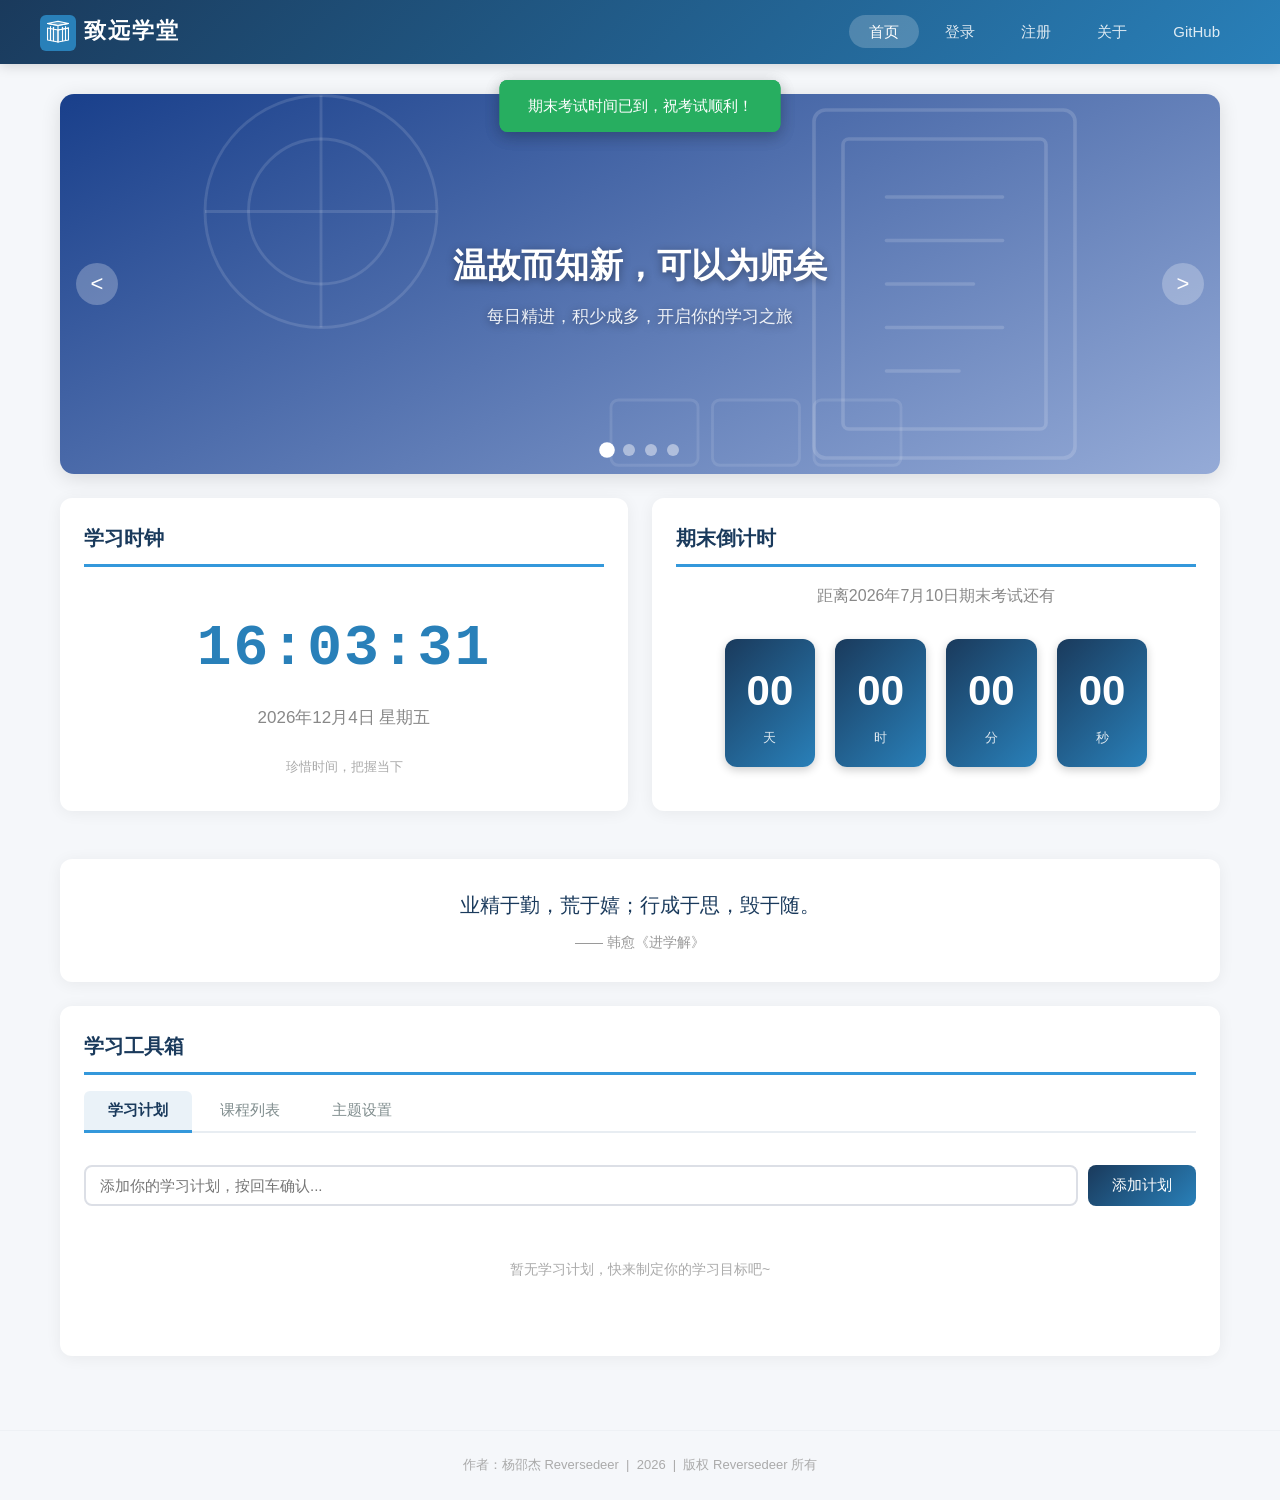
<file: index.html>
<!DOCTYPE html>
<html lang="zh-CN">
<head>
  <meta charset="UTF-8">
  <meta name="viewport" content="width=device-width, initial-scale=1.0">
  <title>致远学堂 - 在线学习平台</title>
  <link rel="icon" type="image/svg+xml" href="images/logo.svg">
  <link rel="stylesheet" href="css/style.css">
</head>
<body>

  <nav class="navbar">
    <div class="logo"><img src="images/logo.svg" alt="logo" class="logo-img">致远学堂</div>
    <ul class="nav-links">
      <li><a href="index.html" class="active">首页</a></li>
      <li><a href="login.html">登录</a></li>
      <li><a href="register.html">注册</a></li>
      <li><a href="about.html">关于</a></li>
      <li><a href="https://github.com/Reversedeer/js-web" target="_blank">GitHub</a></li>
    </ul>
  </nav>

  <div class="container">

    <div class="carousel">
      <div class="slides">
        <div class="slide active">
          <div class="slide-content">
            <h3>温故而知新，可以为师矣</h3>
            <p>每日精进，积少成多，开启你的学习之旅</p>
          </div>
        </div>
        <div class="slide">
          <div class="slide-content">
            <h3>学如逆水行舟，不进则退</h3>
            <p>制定学习计划，坚持每日打卡，遇见更好的自己</p>
          </div>
        </div>
        <div class="slide">
          <div class="slide-content">
            <h3>博学之，审问之，慎思之，明辨之，笃行之</h3>
            <p>从基础到进阶，系统化掌握前端开发技能</p>
          </div>
        </div>
        <div class="slide">
          <div class="slide-content">
            <h3>千里之行，始于足下</h3>
            <p>现在就加入我们，和万千学子一起成长进步</p>
          </div>
        </div>
      </div>
      <button class="carousel-btn prev">&lt;</button>
      <button class="carousel-btn next">&gt;</button>
      <div class="carousel-dots">
        <span class="dot active"></span>
        <span class="dot"></span>
        <span class="dot"></span>
        <span class="dot"></span>
      </div>
    </div>

    <div class="home-grid" style="margin-top:24px;">
      <div class="card">
        <h2>学习时钟</h2>
        <div class="clock-display">
          <div class="time" id="clock-time">--:--:--</div>
          <div class="date" id="clock-date">----年--月--日 星期-</div>
        </div>
        <p class="card-hint">珍惜时间，把握当下</p>
      </div>

      <div class="card">
        <h2>期末倒计时</h2>
        <p style="text-align:center;color:#888;margin-bottom:10px;">距离2026年7月10日期末考试还有</p>
        <div class="countdown-display">
          <div class="count-item">
            <span class="num" id="countdown-day">00</span>
            <span class="label">天</span>
          </div>
          <div class="count-item">
            <span class="num" id="countdown-hour">00</span>
            <span class="label">时</span>
          </div>
          <div class="count-item">
            <span class="num" id="countdown-min">00</span>
            <span class="label">分</span>
          </div>
          <div class="count-item">
            <span class="num" id="countdown-sec">00</span>
            <span class="label">秒</span>
          </div>
        </div>
      </div>
    </div>

    <div class="card quote-box">
      <div class="quote-text">业精于勤，荒于嬉；行成于思，毁于随。</div>
      <div class="quote-author">—— 韩愈《进学解》</div>
    </div>

    <div class="card tabs">
      <h2>学习工具箱</h2>
      <div class="tab-nav">
        <button class="active">学习计划</button>
        <button>课程列表</button>
        <button>主题设置</button>
      </div>

      <div class="tab-panel active">
        <div class="todo-input-group">
          <input type="text" id="todo-input" placeholder="添加你的学习计划，按回车确认...">
          <button id="todo-add-btn">添加计划</button>
        </div>
        <ul class="todo-list" id="todo-list"></ul>
      </div>

      <div class="tab-panel">
        <table class="course-table">
          <thead>
            <tr><th>课程名称</th><th>课时</th><th>难度</th><th>讲师</th></tr>
          </thead>
          <tbody id="user-tbody"></tbody>
        </table>
      </div>

      <div class="tab-panel">
        <p style="margin-bottom:14px;color:#666;">选择你喜欢的页面主题色：</p>
        <div class="color-grid">
          <button class="color-btn active" data-color="#f5f7fa" style="background:#f5f7fa"></button>
          <button class="color-btn" data-color="#fef9e7" style="background:#fef9e7"></button>
          <button class="color-btn" data-color="#eaf2f8" style="background:#eaf2f8"></button>
          <button class="color-btn" data-color="#fdedec" style="background:#fdedec"></button>
          <button class="color-btn" data-color="#e8f8f5" style="background:#e8f8f5"></button>
          <button class="color-btn" data-color="#f4ecf7" style="background:#f4ecf7"></button>
        </div>
        <p style="margin-top:16px;font-size:13px;color:#aaa;">主题偏好将保存在本地浏览器中</p>
      </div>
    </div>

  </div>

  <footer class="footer">
    <p>作者：杨邵杰 Reversedeer &nbsp;|&nbsp; 2026 &nbsp;|&nbsp; 版权 Reversedeer 所有</p>
  </footer>

  <script src="js/main.js"></script>
</body>
</html>
</file>
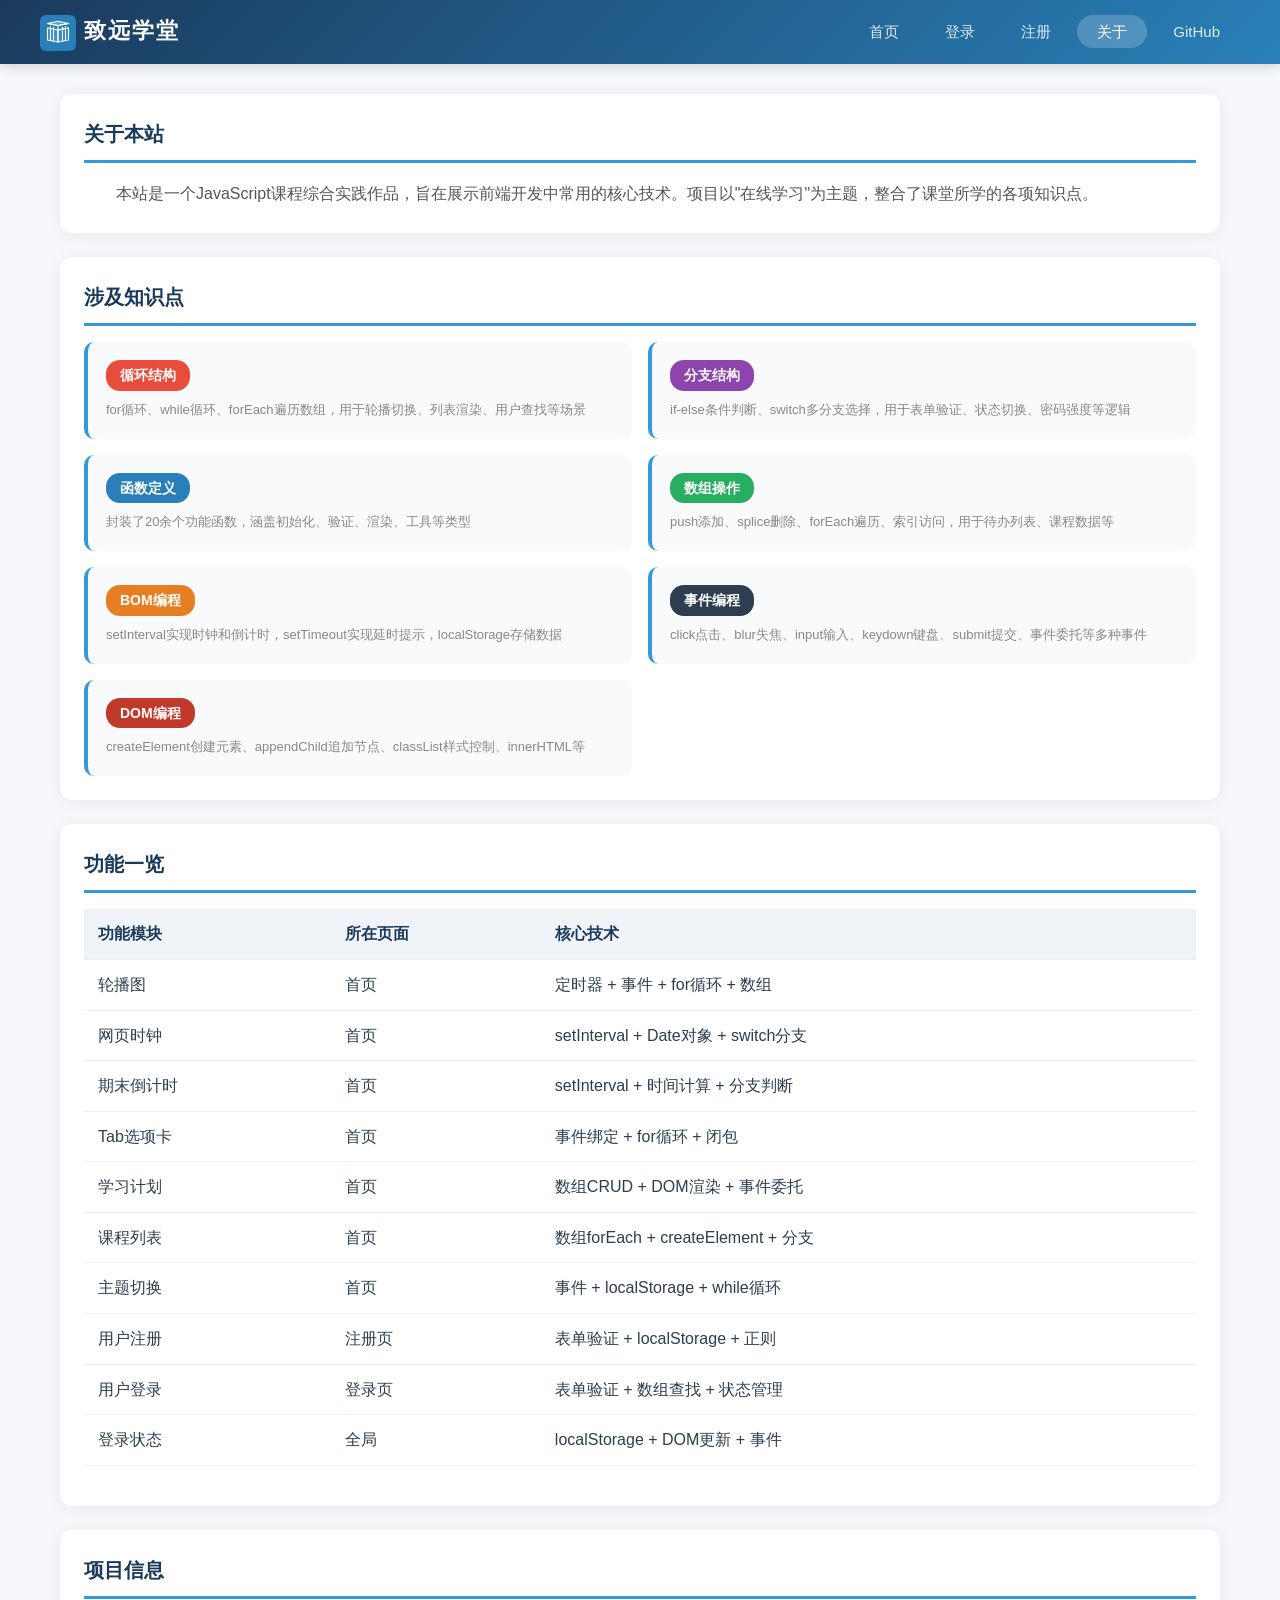
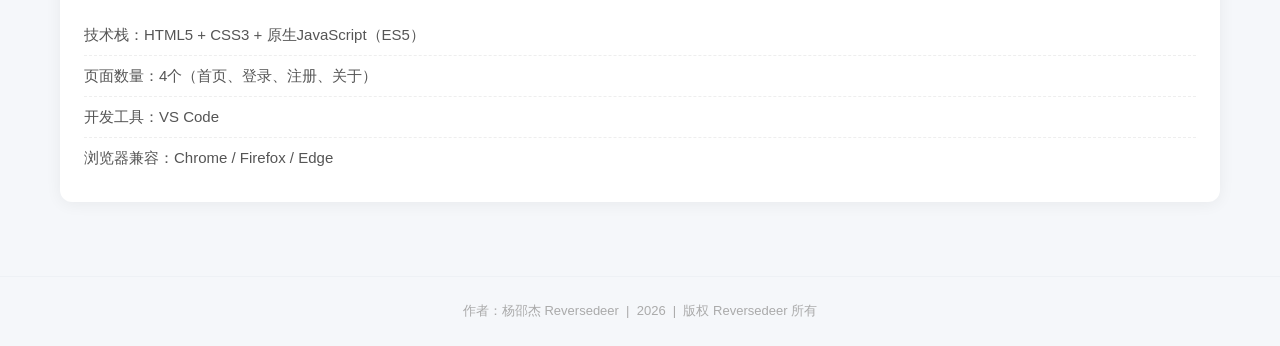
<file: about.html>
<!DOCTYPE html>
<html lang="zh-CN">
<head>
  <meta charset="UTF-8">
  <meta name="viewport" content="width=device-width, initial-scale=1.0">
  <title>关于 - 致远学堂</title>
  <link rel="icon" type="image/svg+xml" href="images/logo.svg">
  <link rel="stylesheet" href="css/style.css">
</head>
<body>

  <nav class="navbar">
    <div class="logo"><img src="images/logo.svg" alt="logo" class="logo-img">致远学堂</div>
    <ul class="nav-links">
      <li><a href="index.html">首页</a></li>
      <li><a href="login.html">登录</a></li>
      <li><a href="register.html">注册</a></li>
      <li><a href="about.html">关于</a></li>
      <li><a href="https://github.com/Reversedeer/js-web" target="_blank">GitHub</a></li>
    </ul>
  </nav>

  <div class="container">

    <div class="card">
      <h2>关于本站</h2>
      <p class="about-desc">本站是一个JavaScript课程综合实践作品，旨在展示前端开发中常用的核心技术。项目以"在线学习"为主题，整合了课堂所学的各项知识点。</p>
    </div>

    <div class="card">
      <h2>涉及知识点</h2>
      <div class="knowledge-grid">
        <div class="knowledge-item">
          <div class="k-badge k-loop">循环结构</div>
          <p>for循环、while循环、forEach遍历数组，用于轮播切换、列表渲染、用户查找等场景</p>
        </div>
        <div class="knowledge-item">
          <div class="k-badge k-branch">分支结构</div>
          <p>if-else条件判断、switch多分支选择，用于表单验证、状态切换、密码强度等逻辑</p>
        </div>
        <div class="knowledge-item">
          <div class="k-badge k-func">函数定义</div>
          <p>封装了20余个功能函数，涵盖初始化、验证、渲染、工具等类型</p>
        </div>
        <div class="knowledge-item">
          <div class="k-badge k-array">数组操作</div>
          <p>push添加、splice删除、forEach遍历、索引访问，用于待办列表、课程数据等</p>
        </div>
        <div class="knowledge-item">
          <div class="k-badge k-bom">BOM编程</div>
          <p>setInterval实现时钟和倒计时，setTimeout实现延时提示，localStorage存储数据</p>
        </div>
        <div class="knowledge-item">
          <div class="k-badge k-event">事件编程</div>
          <p>click点击、blur失焦、input输入、keydown键盘、submit提交、事件委托等多种事件</p>
        </div>
        <div class="knowledge-item">
          <div class="k-badge k-dom">DOM编程</div>
          <p>createElement创建元素、appendChild追加节点、classList样式控制、innerHTML等</p>
        </div>
      </div>
    </div>

    <div class="card">
      <h2>功能一览</h2>
      <table class="course-table">
        <thead>
          <tr><th>功能模块</th><th>所在页面</th><th>核心技术</th></tr>
        </thead>
        <tbody>
          <tr><td>轮播图</td><td>首页</td><td>定时器 + 事件 + for循环 + 数组</td></tr>
          <tr><td>网页时钟</td><td>首页</td><td>setInterval + Date对象 + switch分支</td></tr>
          <tr><td>期末倒计时</td><td>首页</td><td>setInterval + 时间计算 + 分支判断</td></tr>
          <tr><td>Tab选项卡</td><td>首页</td><td>事件绑定 + for循环 + 闭包</td></tr>
          <tr><td>学习计划</td><td>首页</td><td>数组CRUD + DOM渲染 + 事件委托</td></tr>
          <tr><td>课程列表</td><td>首页</td><td>数组forEach + createElement + 分支</td></tr>
          <tr><td>主题切换</td><td>首页</td><td>事件 + localStorage + while循环</td></tr>
          <tr><td>用户注册</td><td>注册页</td><td>表单验证 + localStorage + 正则</td></tr>
          <tr><td>用户登录</td><td>登录页</td><td>表单验证 + 数组查找 + 状态管理</td></tr>
          <tr><td>登录状态</td><td>全局</td><td>localStorage + DOM更新 + 事件</td></tr>
        </tbody>
      </table>
    </div>

    <div class="card">
      <h2>项目信息</h2>
      <div class="project-info">
        <p>技术栈：HTML5 + CSS3 + 原生JavaScript（ES5）</p>
        <p>页面数量：4个（首页、登录、注册、关于）</p>
        <p>开发工具：VS Code</p>
        <p>浏览器兼容：Chrome / Firefox / Edge</p>
      </div>
    </div>

  </div>

  <footer class="footer">
    <p>作者：杨邵杰 Reversedeer &nbsp;|&nbsp; 2026 &nbsp;|&nbsp; 版权 Reversedeer 所有</p>
  </footer>

  <script src="js/main.js"></script>
</body>
</html>
</file>
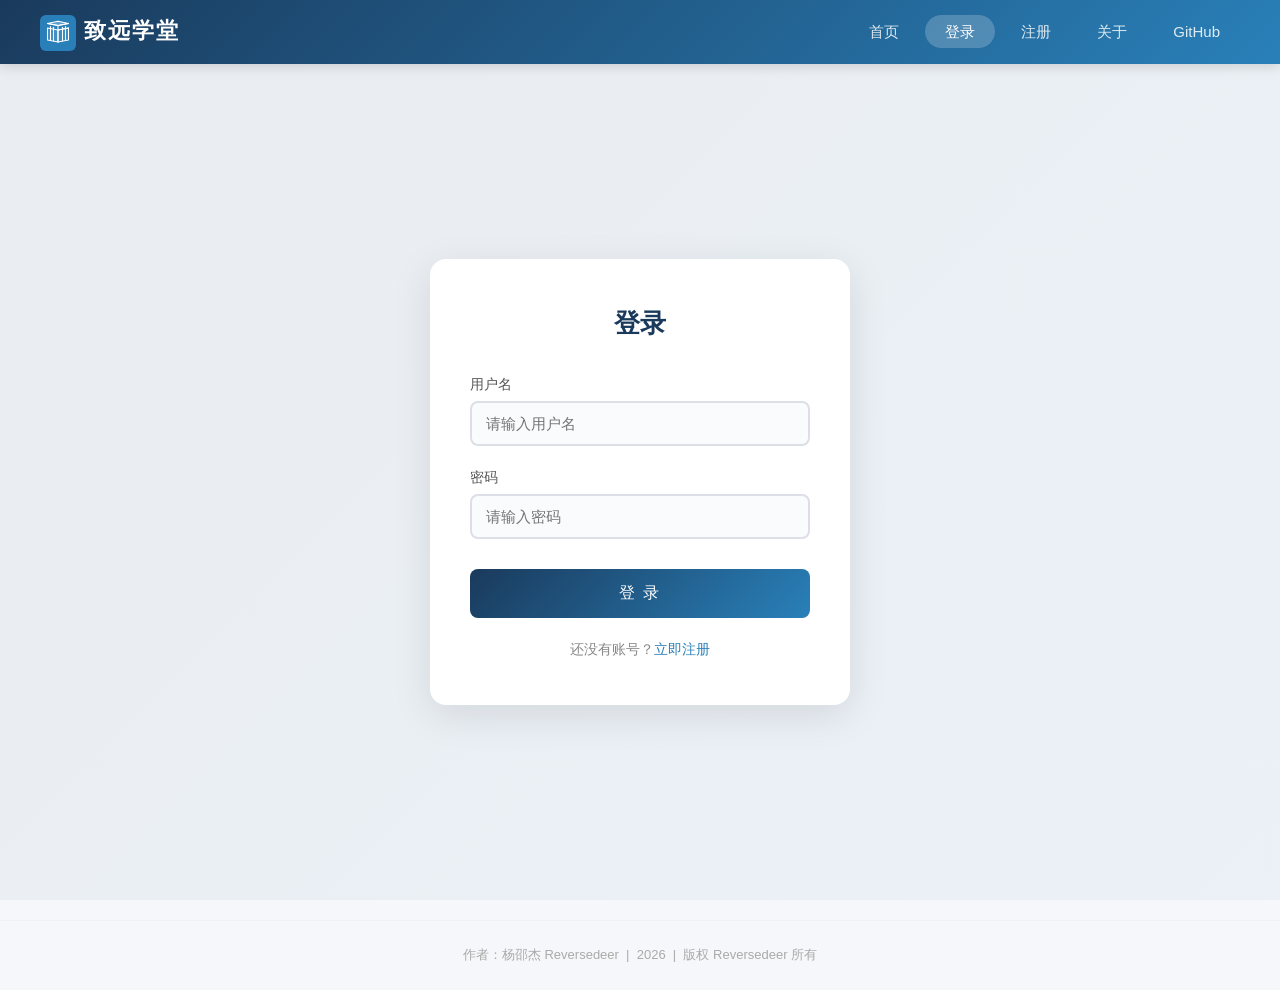
<file: login.html>
<!DOCTYPE html>
<html lang="zh-CN">
<head>
  <meta charset="UTF-8">
  <meta name="viewport" content="width=device-width, initial-scale=1.0">
  <title>登录 - 致远学堂</title>
  <link rel="icon" type="image/svg+xml" href="images/logo.svg">
  <link rel="stylesheet" href="css/style.css">
</head>
<body>

  <nav class="navbar">
    <div class="logo"><img src="images/logo.svg" alt="logo" class="logo-img">致远学堂</div>
    <ul class="nav-links">
      <li><a href="index.html">首页</a></li>
      <li><a href="login.html">登录</a></li>
      <li><a href="register.html">注册</a></li>
      <li><a href="about.html">关于</a></li>
      <li><a href="https://github.com/Reversedeer/js-web" target="_blank">GitHub</a></li>
    </ul>
  </nav>

  <div class="form-page">
    <div class="form-card">
      <h2>登录</h2>
      <form id="login-form" novalidate>
        <div class="form-group">
          <label for="login-username">用户名</label>
          <input type="text" id="login-username" placeholder="请输入用户名" autocomplete="off">
          <span class="error-msg"></span>
        </div>
        <div class="form-group">
          <label for="login-password">密码</label>
          <input type="password" id="login-password" placeholder="请输入密码">
          <span class="error-msg"></span>
        </div>
        <button type="submit" class="submit-btn">登 录</button>
      </form>
      <div class="form-footer">
        还没有账号？<a href="register.html">立即注册</a>
      </div>
    </div>
  </div>

  <footer class="footer">
    <p>作者：杨邵杰 Reversedeer &nbsp;|&nbsp; 2026 &nbsp;|&nbsp; 版权 Reversedeer 所有</p>
  </footer>

  <script src="js/main.js"></script>
</body>
</html>
</file>
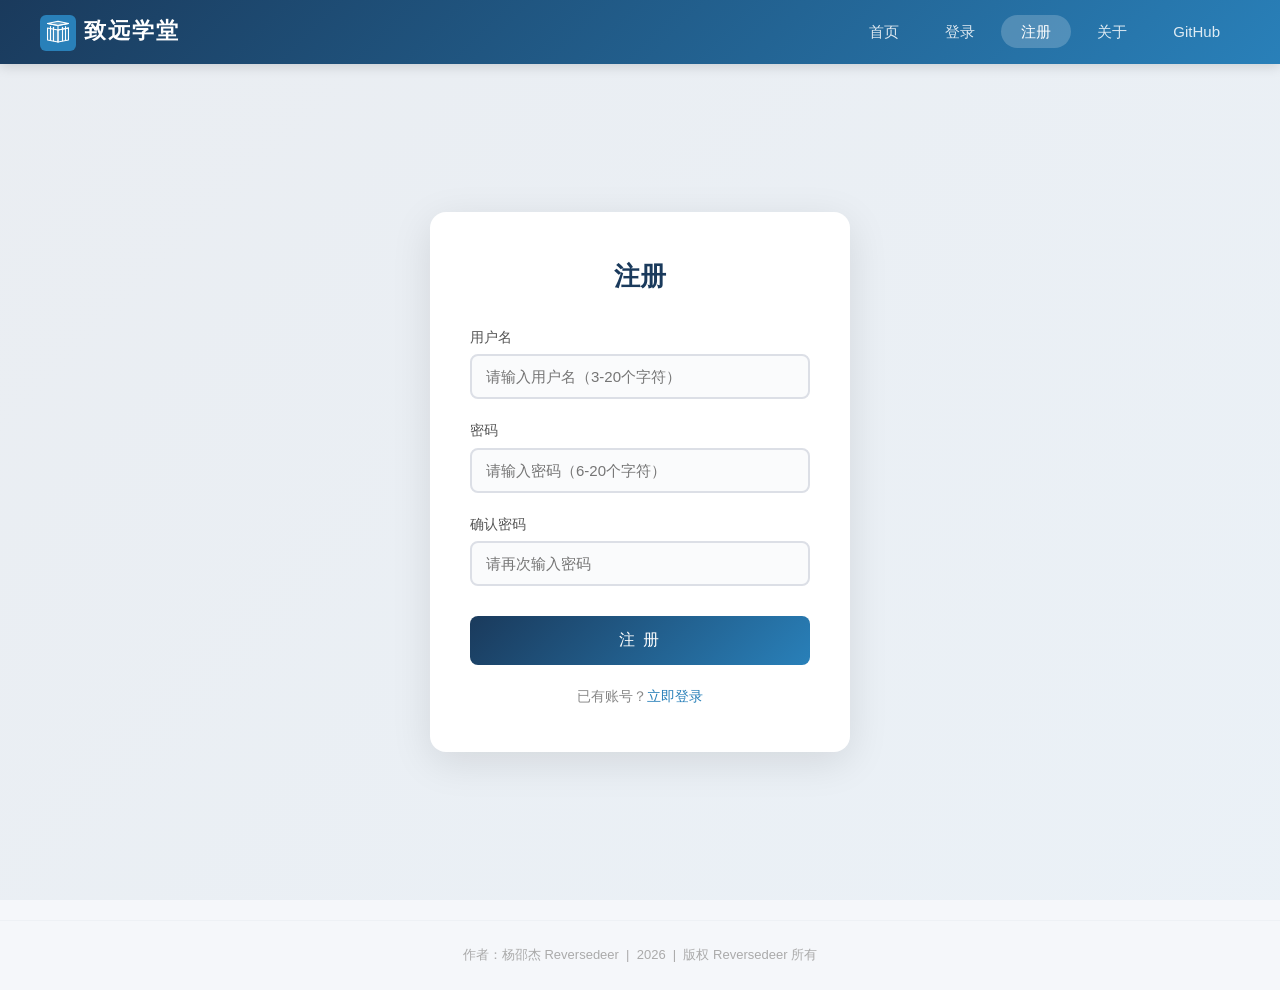
<file: register.html>
<!DOCTYPE html>
<html lang="zh-CN">
<head>
  <meta charset="UTF-8">
  <meta name="viewport" content="width=device-width, initial-scale=1.0">
  <title>注册 - 致远学堂</title>
  <link rel="icon" type="image/svg+xml" href="images/logo.svg">
  <link rel="stylesheet" href="css/style.css">
</head>
<body>

  <nav class="navbar">
    <div class="logo"><img src="images/logo.svg" alt="logo" class="logo-img">致远学堂</div>
    <ul class="nav-links">
      <li><a href="index.html">首页</a></li>
      <li><a href="login.html">登录</a></li>
      <li><a href="register.html">注册</a></li>
      <li><a href="about.html">关于</a></li>
      <li><a href="https://github.com/Reversedeer/js-web" target="_blank">GitHub</a></li>
    </ul>
  </nav>

  <div class="form-page">
    <div class="form-card">
      <h2>注册</h2>
      <form id="register-form" novalidate>
        <div class="form-group">
          <label for="reg-username">用户名</label>
          <input type="text" id="reg-username" placeholder="请输入用户名（3-20个字符）" autocomplete="off">
          <span class="error-msg"></span>
        </div>
        <div class="form-group">
          <label for="reg-password">密码</label>
          <input type="password" id="reg-password" placeholder="请输入密码（6-20个字符）">
          <span class="error-msg"></span>
          <small id="password-strength" style="color:#888;"></small>
        </div>
        <div class="form-group">
          <label for="reg-confirm">确认密码</label>
          <input type="password" id="reg-confirm" placeholder="请再次输入密码">
          <span class="error-msg"></span>
        </div>
        <button type="submit" class="submit-btn">注 册</button>
      </form>
      <div class="form-footer">
        已有账号？<a href="login.html">立即登录</a>
      </div>
    </div>
  </div>

  <footer class="footer">
    <p>作者：杨邵杰 Reversedeer &nbsp;|&nbsp; 2026 &nbsp;|&nbsp; 版权 Reversedeer 所有</p>
  </footer>

  <script src="js/main.js"></script>
</body>
</html>
</file>
<file: css/style.css>
:root {
  --primary-dark: #1a3a5c;
  --primary: #2980b9;
  --accent: #3498db;
  --nav-gradient: linear-gradient(135deg, #1a3a5c 0%, #2980b9 100%);
  --btn-gradient: linear-gradient(135deg, #1a3a5c, #2980b9);
}

* { margin: 0; padding: 0; box-sizing: border-box; }

body {
  font-family: 'Microsoft YaHei', 'PingFang SC', sans-serif;
  background: #f5f7fa;
  color: #2c3e50;
  line-height: 1.6;
}

.navbar {
  background: var(--nav-gradient);
  padding: 0 40px;
  display: flex;
  justify-content: space-between;
  align-items: center;
  height: 64px;
  box-shadow: 0 2px 12px rgba(0,0,0,0.15);
  position: sticky;
  top: 0;
  z-index: 1000;
}

.navbar .logo {
  color: #fff;
  font-size: 22px;
  font-weight: bold;
  letter-spacing: 2px;
}

.navbar .logo-img {
  width: 36px;
  height: 36px;
  vertical-align: middle;
  margin-right: 8px;
}

.navbar .nav-links {
  list-style: none;
  display: flex;
  gap: 6px;
}

.navbar .nav-links a {
  color: rgba(255,255,255,0.85);
  text-decoration: none;
  padding: 8px 20px;
  border-radius: 20px;
  transition: all 0.3s;
  font-size: 15px;
}

.navbar .nav-links a:hover,
.navbar .nav-links a.active {
  background: rgba(255,255,255,0.2);
  color: #fff;
}

.navbar .nav-links .nav-user {
  color: #fff;
  padding: 8px 16px;
  font-size: 14px;
}

.navbar .nav-links .nav-logout {
  background: rgba(255,255,255,0.15);
  color: #ffd5d5 !important;
  padding: 8px 16px;
  border-radius: 20px;
  font-size: 14px;
  transition: all 0.3s;
}
.navbar .nav-links .nav-logout:hover {
  background: rgba(231,76,60,0.6) !important;
  color: #fff !important;
}

.container {
  max-width: 1200px;
  margin: 0 auto;
  padding: 30px 20px;
}

.home-grid {
  display: grid;
  grid-template-columns: 1fr 1fr;
  gap: 24px;
  margin-bottom: 24px;
}

@media (max-width: 768px) {
  .home-grid { grid-template-columns: 1fr; }
  .navbar { padding: 0 15px; }
  .navbar .nav-links a { padding: 6px 12px; font-size: 13px; }
}

.card {
  background: #fff;
  border-radius: 12px;
  padding: 24px;
  box-shadow: 0 2px 16px rgba(0,0,0,0.06);
  margin-bottom: 24px;
  transition: transform 0.3s, box-shadow 0.3s;
}
.card:hover {
  transform: translateY(-2px);
  box-shadow: 0 4px 24px rgba(0,0,0,0.1);
}

.card h2 {
  font-size: 20px;
  margin-bottom: 16px;
  color: var(--primary-dark);
  padding-bottom: 10px;
  border-bottom: 3px solid var(--accent);
}

.card-hint {
  text-align: center;
  color: #aaa;
  font-size: 13px;
  margin-top: 6px;
}

.carousel {
  position: relative;
  width: 100%;
  height: 380px;
  border-radius: 14px;
  overflow: hidden;
  box-shadow: 0 4px 20px rgba(0,0,0,0.12);
}

.carousel .slides {
  width: 100%;
  height: 100%;
  position: relative;
}

.carousel .slide {
  position: absolute;
  top: 0; left: 0;
  width: 100%; height: 100%;
  display: flex;
  align-items: center;
  justify-content: center;
  font-size: 28px;
  font-weight: bold;
  color: #fff;
  opacity: 0;
  transition: opacity 0.7s ease;
}

.carousel .slide.active { opacity: 1; }

.carousel .slide:nth-child(1) { background: url('../images/slide1.svg') center/cover no-repeat; }
.carousel .slide:nth-child(2) { background: url('../images/slide2.svg') center/cover no-repeat; }
.carousel .slide:nth-child(3) { background: url('../images/slide3.svg') center/cover no-repeat; }
.carousel .slide:nth-child(4) { background: url('../images/slide4.svg') center/cover no-repeat; }

.carousel .slide .slide-content { text-align: center; text-shadow: 0 2px 8px rgba(0,0,0,0.4); }
.carousel .slide .slide-content h3 { font-size: 34px; margin-bottom: 10px; }
.carousel .slide .slide-content p { font-size: 17px; opacity: 0.9; font-weight: normal; }

.carousel .carousel-btn {
  position: absolute;
  top: 50%;
  transform: translateY(-50%);
  background: rgba(255,255,255,0.25);
  border: none;
  color: #fff;
  font-size: 22px;
  width: 42px; height: 42px;
  border-radius: 50%;
  cursor: pointer;
  transition: background 0.3s;
  z-index: 10;
}
.carousel .carousel-btn:hover { background: rgba(255,255,255,0.45); }
.carousel .carousel-btn.prev { left: 16px; }
.carousel .carousel-btn.next { right: 16px; }

.carousel .carousel-dots {
  position: absolute;
  bottom: 18px;
  left: 50%;
  transform: translateX(-50%);
  display: flex;
  gap: 10px;
  z-index: 10;
}
.carousel .carousel-dots .dot {
  width: 12px; height: 12px;
  border-radius: 50%;
  background: rgba(255,255,255,0.45);
  cursor: pointer;
  transition: all 0.3s;
}
.carousel .carousel-dots .dot.active { background: #fff; transform: scale(1.3); }

.clock-display { text-align: center; padding: 20px 0; }
.clock-display .time {
  font-size: 58px;
  font-weight: bold;
  color: var(--primary);
  font-family: 'Courier New', monospace;
  letter-spacing: 2px;
}
.clock-display .date { font-size: 17px; color: #888; margin-top: 8px; }

.countdown-display {
  display: flex;
  justify-content: center;
  gap: 20px;
  text-align: center;
  padding: 20px 0;
}
.countdown-display .count-item {
  background: var(--btn-gradient);
  color: #fff;
  padding: 18px 22px;
  border-radius: 12px;
  min-width: 80px;
  box-shadow: 0 3px 10px rgba(0,0,0,0.2);
}
.countdown-display .count-item .num { font-size: 42px; font-weight: bold; display: block; }
.countdown-display .count-item .label { font-size: 13px; opacity: 0.85; margin-top: 4px; }

.tabs .tab-nav {
  display: flex;
  gap: 4px;
  border-bottom: 2px solid #e8edf2;
  margin-bottom: 16px;
}
.tabs .tab-nav button {
  padding: 10px 24px;
  border: none;
  background: none;
  cursor: pointer;
  font-size: 15px;
  color: #7f8c8d;
  transition: all 0.3s;
  border-bottom: 3px solid transparent;
  margin-bottom: -2px;
  border-radius: 6px 6px 0 0;
}
.tabs .tab-nav button:hover { color: var(--primary); background: #f0f4f8; }
.tabs .tab-nav button.active {
  color: var(--primary-dark);
  border-bottom-color: var(--accent);
  font-weight: bold;
  background: #eaf2f8;
}
.tabs .tab-panel { display: none; padding: 16px 0; }
.tabs .tab-panel.active { display: block; }

.todo-input-group { display: flex; gap: 10px; margin-bottom: 16px; }
.todo-input-group input {
  flex: 1;
  padding: 10px 14px;
  border: 2px solid #dcdfe6;
  border-radius: 8px;
  font-size: 15px;
  outline: none;
  transition: border-color 0.3s;
}
.todo-input-group input:focus { border-color: var(--primary); }
.todo-input-group button {
  padding: 10px 24px;
  background: var(--btn-gradient);
  color: #fff;
  border: none;
  border-radius: 8px;
  cursor: pointer;
  font-size: 15px;
  transition: opacity 0.3s;
}
.todo-input-group button:hover { opacity: 0.85; }

.todo-list { list-style: none; max-height: 300px; overflow-y: auto; }
.todo-list li {
  display: flex;
  justify-content: space-between;
  align-items: center;
  padding: 11px 16px;
  margin-bottom: 8px;
  background: #f8fafc;
  border-radius: 8px;
  border-left: 4px solid var(--primary);
  transition: all 0.3s;
  cursor: pointer;
}
.todo-list li:hover { background: #eef3f8; transform: translateX(3px); }
.todo-list li.completed { opacity: 0.5; border-left-color: #bdc3c7; }
.todo-list li.completed span { text-decoration: line-through; }
.todo-list li .del-btn {
  background: #e74c3c;
  color: #fff;
  border: none;
  padding: 4px 12px;
  border-radius: 6px;
  cursor: pointer;
  font-size: 13px;
  transition: opacity 0.3s;
}
.todo-list li .del-btn:hover { opacity: 0.8; }
.todo-empty { text-align: center; color: #aaa; padding: 36px 0; font-size: 14px; }

.course-table { width: 100%; border-collapse: collapse; margin-bottom: 16px; }
.course-table th, .course-table td {
  padding: 12px 14px;
  text-align: left;
  border-bottom: 1px solid #eee;
}
.course-table th { background: #f0f4f8; color: var(--primary-dark); font-weight: bold; }
.course-table tr:hover { background: #f8fafc; }
.course-table .level-badge {
  padding: 3px 12px;
  border-radius: 14px;
  font-size: 12px;
  color: #fff;
}
.level-beginner { background: #27ae60; }
.level-intermediate { background: #2980b9; }
.level-advanced { background: #8e44ad; }

.color-grid { display: flex; gap: 14px; flex-wrap: wrap; }
.color-grid .color-btn {
  width: 50px; height: 50px;
  border-radius: 50%;
  border: 3px solid transparent;
  cursor: pointer;
  transition: all 0.3s;
  box-shadow: 0 2px 6px rgba(0,0,0,0.1);
}
.color-grid .color-btn:hover { transform: scale(1.12); }
.color-grid .color-btn.active { border-color: var(--primary-dark); box-shadow: 0 2px 12px rgba(0,0,0,0.2); }

.quote-box { text-align: center; padding: 28px 24px; }
.quote-box .quote-text {
  font-size: 20px;
  color: var(--primary-dark);
  margin-bottom: 8px;
  line-height: 1.8;
}
.quote-box .quote-author { font-size: 14px; color: #999; }

.about-desc {
  font-size: 16px;
  color: #555;
  line-height: 1.9;
  text-indent: 2em;
}

.knowledge-grid {
  display: grid;
  grid-template-columns: repeat(2, 1fr);
  gap: 16px;
}
@media (max-width: 768px) {
  .knowledge-grid { grid-template-columns: 1fr; }
}

.knowledge-item {
  background: #f8fafc;
  border-radius: 10px;
  padding: 18px;
  border-left: 4px solid var(--accent);
}
.knowledge-item p {
  font-size: 13px;
  color: #888;
  line-height: 1.7;
  margin-top: 8px;
}

.k-badge {
  display: inline-block;
  padding: 4px 14px;
  border-radius: 14px;
  font-size: 14px;
  font-weight: bold;
  color: #fff;
}
.k-loop { background: #e74c3c; }
.k-branch { background: #8e44ad; }
.k-func { background: #2980b9; }
.k-array { background: #27ae60; }
.k-bom { background: #e67e22; }
.k-event { background: #2c3e50; }
.k-dom { background: #c0392b; }

.project-info p {
  font-size: 15px;
  color: #555;
  padding: 8px 0;
  border-bottom: 1px dashed #eee;
}
.project-info p:last-child { border-bottom: none; }

.form-page {
  min-height: calc(100vh - 64px);
  display: flex;
  align-items: center;
  justify-content: center;
  background: linear-gradient(135deg, #1a3a5c0d 0%, #2980b90d 100%);
}

.form-card {
  background: #fff;
  border-radius: 16px;
  padding: 44px 40px;
  width: 420px;
  box-shadow: 0 10px 40px rgba(0,0,0,0.1);
}

.form-card h2 {
  text-align: center;
  margin-bottom: 28px;
  color: var(--primary-dark);
  font-size: 26px;
}

.form-group { margin-bottom: 20px; position: relative; }

.form-group label {
  display: block;
  margin-bottom: 6px;
  font-weight: 500;
  color: #555;
  font-size: 14px;
}

.form-group input {
  width: 100%;
  padding: 12px 14px;
  border: 2px solid #dcdfe6;
  border-radius: 8px;
  font-size: 15px;
  outline: none;
  transition: border-color 0.3s;
  background: #fafbfc;
}
.form-group input:focus { border-color: var(--primary); background: #fff; }
.form-group input.error { border-color: #e74c3c; }
.form-group input.success { border-color: #27ae60; }

.form-group .error-msg {
  color: #e74c3c;
  font-size: 12px;
  margin-top: 4px;
  display: none;
}
.form-group .error-msg.show { display: block; }

.form-card .submit-btn {
  width: 100%;
  padding: 14px;
  background: var(--btn-gradient);
  color: #fff;
  border: none;
  border-radius: 8px;
  font-size: 16px;
  cursor: pointer;
  transition: all 0.3s;
  margin-top: 10px;
  letter-spacing: 2px;
}
.form-card .submit-btn:hover {
  opacity: 0.88;
  transform: translateY(-1px);
  box-shadow: 0 6px 18px rgba(0,0,0,0.2);
}

.form-card .form-footer { text-align: center; margin-top: 20px; font-size: 14px; color: #888; }
.form-card .form-footer a { color: var(--primary); text-decoration: none; font-weight: 500; }

.toast {
  position: fixed;
  top: 80px;
  left: 50%;
  transform: translateX(-50%);
  padding: 14px 28px;
  border-radius: 8px;
  color: #fff;
  font-size: 15px;
  z-index: 9999;
  animation: toastIn 0.3s ease;
  box-shadow: 0 4px 16px rgba(0,0,0,0.15);
}
.toast.success { background: #27ae60; }
.toast.error { background: #e74c3c; }

@keyframes toastIn {
  from { opacity: 0; transform: translateX(-50%) translateY(-20px); }
  to { opacity: 1; transform: translateX(-50%) translateY(0); }
}

.footer {
  text-align: center;
  padding: 24px;
  color: #aaa;
  font-size: 13px;
  border-top: 1px solid #eef1f5;
  margin-top: 20px;
}

::-webkit-scrollbar { width: 6px; }
::-webkit-scrollbar-track { background: transparent; }
::-webkit-scrollbar-thumb { background: #c4cdd5; border-radius: 3px; }
::-webkit-scrollbar-thumb:hover { background: #a0aab5; }
</file>
